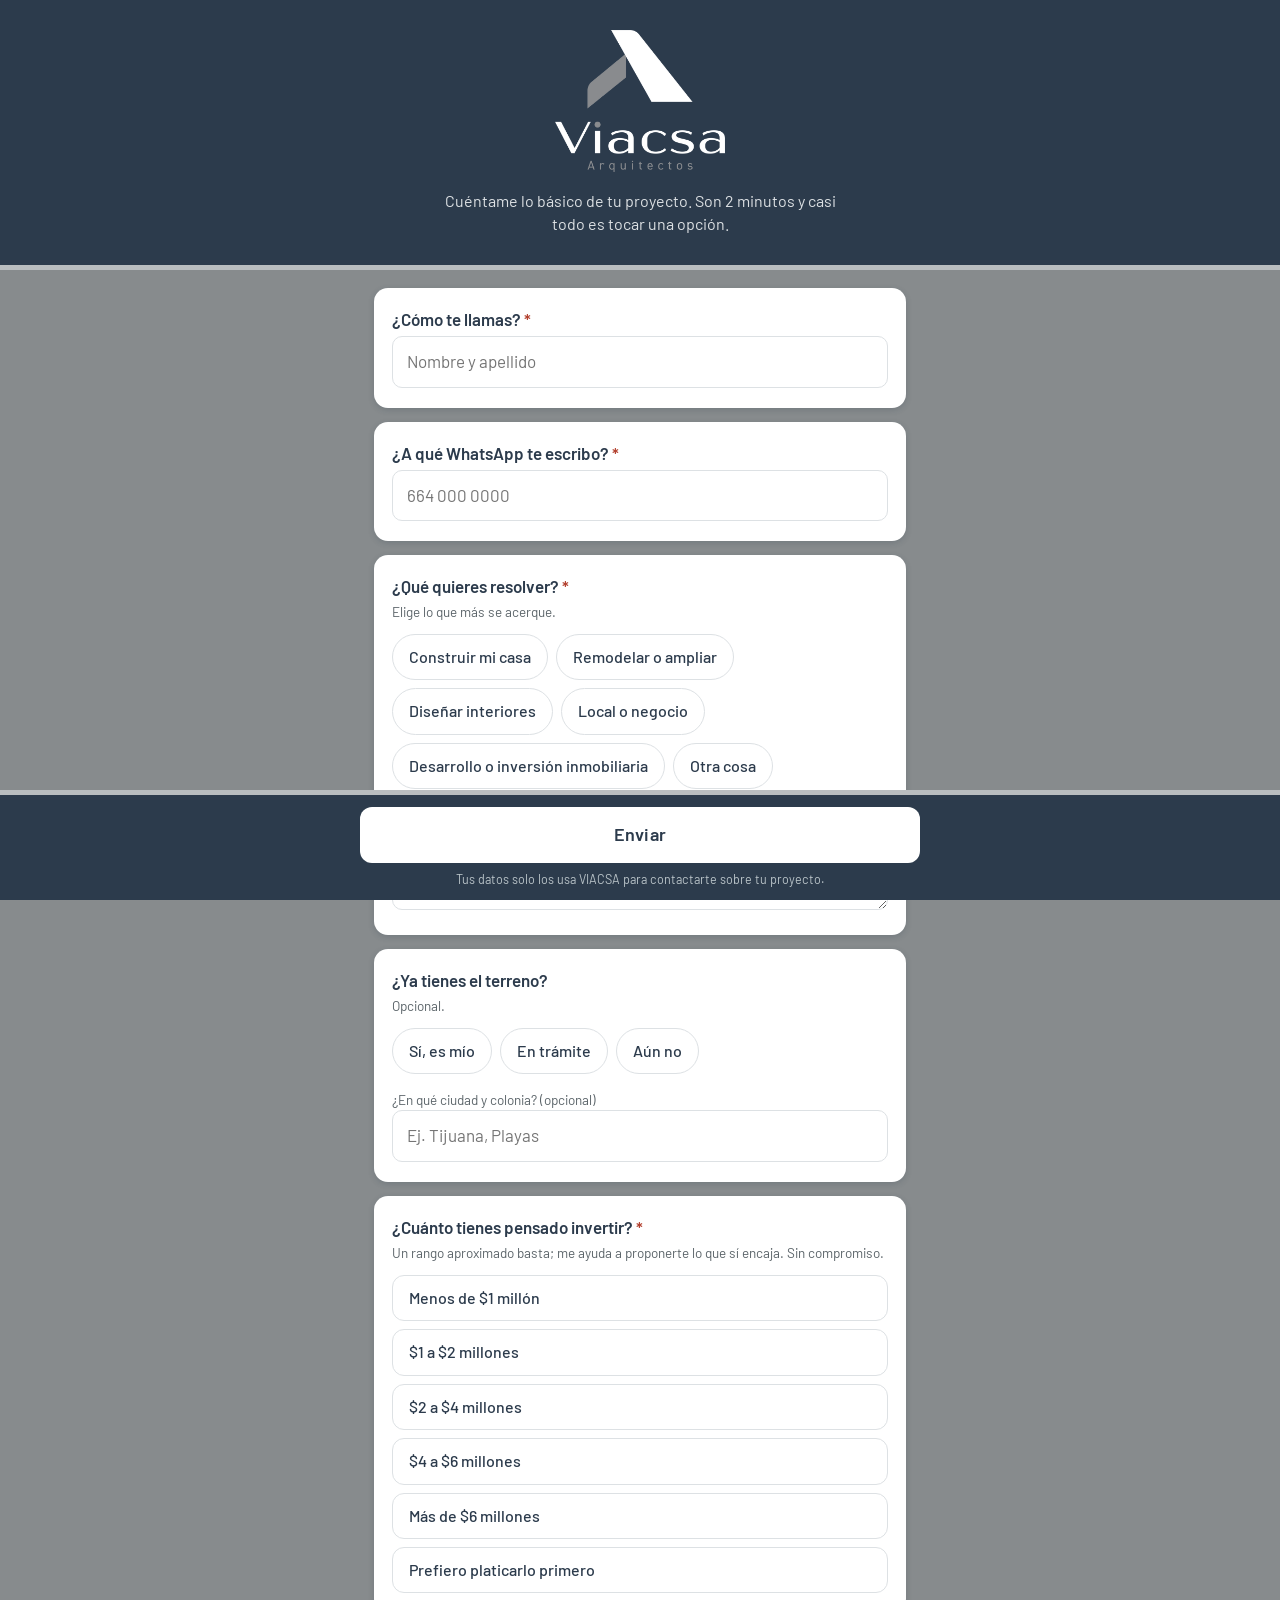
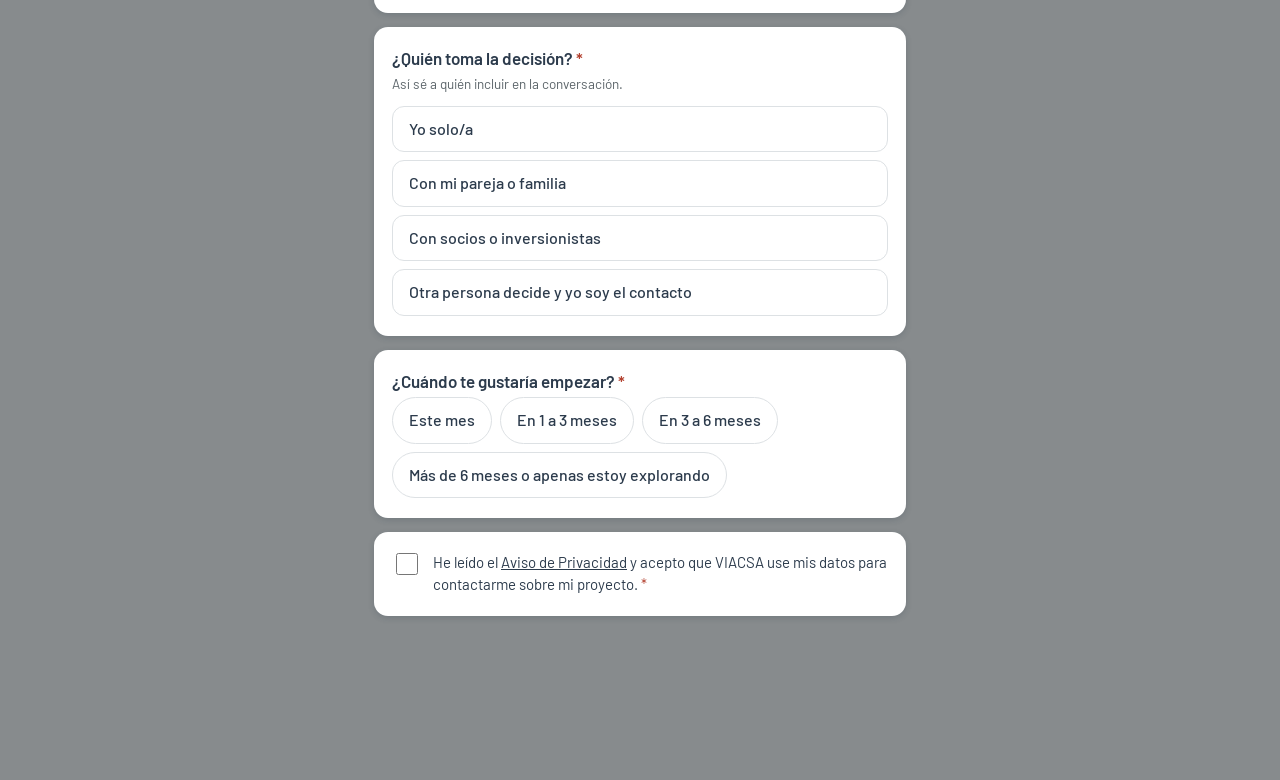
<file: index.html>
<!DOCTYPE html>
<html lang="es">
<head>
<base target="_top">
<meta charset="utf-8">
<meta name="viewport" content="width=device-width, initial-scale=1">
<link rel="preconnect" href="https://fonts.googleapis.com">
<link href="https://fonts.googleapis.com/css2?family=Barlow:wght@300;400;500;600&display=swap" rel="stylesheet">
<style>
  :root{
    --navy:#2C3B4C; --gray:#878B8D; --hint:#5B6469;
    --line:#DDE1E4; --bg:#878B8D; --card:#FFFFFF; --err:#B3412F;
  }
  *{box-sizing:border-box;-webkit-tap-highlight-color:transparent}
  html,body{margin:0}
  body{font-family:'Barlow','DIN 2014',system-ui,sans-serif;background:var(--bg);color:var(--navy);line-height:1.4}
  .hero{background:var(--navy);padding:30px 20px 30px;text-align:center;border-bottom:5px solid #B9BDBF}
  .hero img{display:block;margin:0 auto;width:170px;max-width:55%;height:auto}
  .hero p{margin:18px auto 0;max-width:420px;font-size:16px;font-weight:400;color:#DDE1E4}
  .wrap{max-width:560px;margin:18px auto 0;padding:0 14px 150px}
  .card{background:var(--card);border-radius:14px;padding:20px 18px;margin-bottom:14px;box-shadow:0 2px 6px rgba(27,48,68,.18)}
  .card.error{outline:2px solid var(--err)}
  label.q,.q{display:block;font-weight:600;font-size:17px;margin:0 0 4px}
  .hint{font-size:13.5px;color:var(--hint);margin:0 0 12px}
  .req{color:var(--err)}
  input[type=text],input[type=tel],textarea{
    width:100%;font:inherit;font-size:17px;color:var(--navy);background:#fff;
    border:1.5px solid var(--line);border-radius:10px;padding:13px 14px;outline:none;transition:border-color .15s
  }
  textarea{resize:vertical;min-height:84px}
  input:focus,textarea:focus{border-color:var(--navy)}
  .chips{display:flex;flex-wrap:wrap;gap:8px}
  .chip{
    font:inherit;font-size:16px;font-weight:500;color:var(--navy);background:#fff;
    border:1.5px solid var(--line);border-radius:999px;padding:11px 16px;cursor:pointer;
    transition:all .12s;text-align:left
  }
  .chip:hover{border-color:var(--gray)}
  .chip[aria-pressed=true]{background:var(--navy);border-color:var(--navy);color:#fff}
  .stack .chip{width:100%;border-radius:12px}
  .msg{color:var(--err);font-size:13.5px;margin-top:8px;display:none}
  .card.error .msg{display:block}
  .bar{position:fixed;left:0;right:0;bottom:0;background:var(--navy);border-top:5px solid #B9BDBF;
       padding:12px 14px calc(12px + env(safe-area-inset-bottom))}
  .bar .in{max-width:560px;margin:0 auto}
  button.send{
    width:100%;font:inherit;font-size:18px;font-weight:600;letter-spacing:.3px;color:var(--navy);background:#fff;
    border:0;border-radius:12px;padding:15px;cursor:pointer
  }
  button.send:disabled{opacity:.6;cursor:default}
  .done{display:none;text-align:center;padding:48px 24px;background:#fff;border-radius:14px;max-width:532px;margin:18px auto}
  .done h2{font-weight:500;font-size:26px;margin:0 0 10px}
  .done p{color:var(--hint);font-size:17px;margin:0 auto;max-width:380px}
  .fail{color:#FFD2C8;text-align:center;font-size:14px;margin:0 0 8px;display:none}
  .foot{text-align:center;color:#B9C3C8;font-size:12.5px;margin:8px 0 0}
  .consent{display:flex;gap:12px;align-items:flex-start;font-size:15px;line-height:1.45;cursor:pointer}
  .consent input{width:22px;height:22px;margin-top:1px;flex:none;accent-color:var(--navy)}
  .consent a{color:var(--navy);text-decoration:underline}
  .modal{display:none;position:fixed;top:0;left:0;right:0;bottom:0;background:rgba(20,28,38,.62);z-index:50;padding:18px;overflow:auto}
  .modal.open{display:block}
  .modal .box{background:#fff;max-width:560px;margin:0 auto;border-radius:14px;padding:22px 22px 20px}
  .modal h3{margin:0 0 10px;font-weight:500;font-size:22px}
  .modal .txt{font-size:14.5px;line-height:1.55}
  .modal .txt p{margin:0 0 10px}
  .modal button.send{background:var(--navy);color:#fff;margin-top:8px}
  .cta{display:flex;flex-direction:column;gap:10px;max-width:380px;margin:24px auto 0}
  .cta .btn{display:block;text-decoration:none;text-align:center;font-weight:600;font-size:16px;padding:14px;border-radius:12px;background:var(--navy);color:#fff;border:2px solid var(--navy)}
  .cta .btn.alt{background:#fff;color:var(--navy)}
</style>
</head>
<body>

<header class="hero">
  <img alt="VIACSA Arquitectos" src="[data-uri]">
  <p>Cuéntame lo básico de tu proyecto. Son 2 minutos y casi todo es tocar una opción.</p>
</header>

<main class="wrap" id="formWrap">

  <div style="position:absolute;left:-9999px;top:auto;width:1px;height:1px;overflow:hidden" aria-hidden="true">
    <label>Sitio web <input type="text" id="web" tabindex="-1" autocomplete="off"></label>
  </div>

  <section class="card" data-field="nombre" data-required>
    <label class="q" for="nombre">¿Cómo te llamas? <span class="req">*</span></label>
    <input type="text" id="nombre" autocomplete="name" placeholder="Nombre y apellido">
    <div class="msg">Escribe tu nombre.</div>
  </section>

  <section class="card" data-field="whatsapp" data-required>
    <label class="q" for="whatsapp">¿A qué WhatsApp te escribo? <span class="req">*</span></label>
    <input type="tel" id="whatsapp" autocomplete="tel" inputmode="tel" placeholder="664 000 0000">
    <div class="msg">Escribe un número de 10 dígitos.</div>
  </section>

  <section class="card" data-field="tipo" data-required>
    <div class="q">¿Qué quieres resolver? <span class="req">*</span></div>
    <p class="hint">Elige lo que más se acerque.</p>
    <div class="chips" data-group="tipo"></div>
    <div class="msg">Elige una opción.</div>
    <div style="height:14px"></div>
    <label for="detalle" class="hint" style="margin-bottom:6px">En una frase, cuéntame más (opcional)</label>
    <textarea id="detalle" placeholder="Ej. Tengo un terreno y quiero construir una casa para mi familia"></textarea>
  </section>

  <section class="card" data-field="terreno">
    <div class="q">¿Ya tienes el terreno?</div>
    <p class="hint">Opcional.</p>
    <div class="chips" data-group="terreno"></div>
    <div style="height:14px"></div>
    <label for="ubicacion" class="hint" style="margin-bottom:6px">¿En qué ciudad y colonia? (opcional)</label>
    <input type="text" id="ubicacion" placeholder="Ej. Tijuana, Playas">
  </section>

  <section class="card" data-field="inversion" data-required>
    <div class="q">¿Cuánto tienes pensado invertir? <span class="req">*</span></div>
    <p class="hint">Un rango aproximado basta; me ayuda a proponerte lo que sí encaja. Sin compromiso.</p>
    <div class="chips stack" data-group="inversion"></div>
    <div class="msg">Elige un rango.</div>
  </section>

  <section class="card" data-field="decide" data-required>
    <div class="q">¿Quién toma la decisión? <span class="req">*</span></div>
    <p class="hint">Así sé a quién incluir en la conversación.</p>
    <div class="chips stack" data-group="decide"></div>
    <div class="msg">Elige una opción.</div>
  </section>

  <section class="card" data-field="inicio" data-required>
    <div class="q">¿Cuándo te gustaría empezar? <span class="req">*</span></div>
    <div class="chips" data-group="inicio"></div>
    <div class="msg">Elige una opción.</div>
  </section>

  <section class="card" data-field="acepta" data-required>
    <label class="consent">
      <input type="checkbox" id="acepta">
      <span>He leído el <a href="#" id="verAviso">Aviso de Privacidad</a> y acepto que VIACSA use mis datos para contactarme sobre mi proyecto. <span class="req">*</span></span>
    </label>
    <div class="msg">Necesitas aceptar el aviso para continuar.</div>
  </section>

</main>

<div class="bar" id="bar">
  <div class="in">
    <div class="fail" id="fail">No se pudo enviar. Revisa tu conexión e inténtalo de nuevo.</div>
    <button class="send" id="send" type="button">Enviar</button>
    <p class="foot">Tus datos solo los usa VIACSA para contactarte sobre tu proyecto.</p>
  </div>
</div>

<div class="modal" id="aviso" role="dialog" aria-modal="true" aria-labelledby="avisoT">
  <div class="box">
    <h3 id="avisoT">Aviso de Privacidad</h3>
    <div class="txt">
      <p><b>Responsable.</b> Christian Cebreros, persona física con actividad empresarial, bajo el nombre comercial VIACSA Arquitectos, en Tijuana, Baja California, México, es responsable del tratamiento de tus datos personales.</p>
      <p><b>Datos que recabamos.</b> Tu nombre, tu número de WhatsApp y la información que nos compartes sobre tu proyecto: tipo de proyecto, ubicación, situación del terreno, rango de inversión, quién decide y tiempos. No recabamos datos personales sensibles.</p>
      <p><b>Para qué los usamos.</b> Para contactarte, atender tu solicitud, evaluar y cotizar tu proyecto y darle seguimiento. Si no quieres que además te enviemos información de nuestros proyectos y servicios, escríbenos por los medios de abajo.</p>
      <p><b>Con quién los compartimos.</b> No transferimos tus datos a terceros, salvo que una autoridad lo exija. Los almacenamos con proveedores de servicios tecnológicos (Google Workspace) que los resguardan por nosotros.</p>
      <p><b>Tus derechos.</b> Puedes acceder a tus datos, rectificarlos, cancelarlos u oponerte a su uso (derechos ARCO), y revocar tu consentimiento, escribiendo por WhatsApp al +52 663 114 6348 o a viacsaarquitectos@gmail.com con tu nombre y lo que solicitas. Respondemos en un máximo de 20 días hábiles.</p>
      <p><b>Cambios.</b> Si este aviso cambia, lo publicaremos en este mismo formulario. Última actualización: 24 de octubre de 2026.</p>
    </div>
    <button type="button" class="send" id="cerrarAviso">Entendido</button>
  </div>
</div>

<section class="done" id="done">
  <h2>Gracias, <span id="doneName"></span>.</h2>
  <p>Recibí tu información. Te escribo por WhatsApp para platicar los siguientes pasos.</p>
  <div class="cta">
    <a class="btn" id="waBtn" href="https://wa.me/526631146348" target="_blank" rel="noopener">Escribirme por WhatsApp</a>
    <a class="btn alt" href="https://www.instagram.com/viacsaarquitectos/" target="_blank" rel="noopener">Ver proyectos en Instagram</a>
  </div>
</section>

<script>
  // ---- Ajusta aquí las opciones (el texto es lo que se guarda en la hoja) ----
  const OPTIONS = {
    tipo: ['Construir mi casa','Remodelar o ampliar','Diseñar interiores','Local o negocio','Desarrollo o inversión inmobiliaria','Otra cosa'],
    terreno: ['Sí, es mío','En trámite','Aún no'],
    inversion: ['Menos de $1 millón','$1 a $2 millones','$2 a $4 millones','$4 a $6 millones','Más de $6 millones','Prefiero platicarlo primero'],
    decide: ['Yo solo/a','Con mi pareja o familia','Con socios o inversionistas','Otra persona decide y yo soy el contacto'],
    inicio: ['Este mes','En 1 a 3 meses','En 3 a 6 meses','Más de 6 meses o apenas estoy explorando']
  };
  // ----------------------------------------------------------------------------

  const state = {};
  const T0 = Date.now();

  document.querySelectorAll('[data-group]').forEach(function (box) {
    const key = box.dataset.group;
    OPTIONS[key].forEach(function (label) {
      const b = document.createElement('button');
      b.type = 'button'; b.className = 'chip'; b.textContent = label;
      b.setAttribute('aria-pressed', 'false');
      b.addEventListener('click', function () {
        const was = b.getAttribute('aria-pressed') === 'true';
        box.querySelectorAll('.chip').forEach(function (c) { c.setAttribute('aria-pressed', 'false'); });
        if (was) { delete state[key]; } else { b.setAttribute('aria-pressed', 'true'); state[key] = label; }
        box.closest('.card').classList.remove('error');
      });
      box.appendChild(b);
    });
  });

  document.querySelectorAll('input,textarea').forEach(function (el) {
    el.addEventListener('input', function () { const c = el.closest('.card'); if (c) c.classList.remove('error'); });
  });

  const aviso = document.getElementById('aviso');
  document.getElementById('verAviso').addEventListener('click', function (e) { e.preventDefault(); aviso.classList.add('open'); });
  document.getElementById('cerrarAviso').addEventListener('click', function () { aviso.classList.remove('open'); });

  function val(id) { return document.getElementById(id).value.trim(); }

  function validate() {
    const bad = [];
    function flag(field, cond) {
      const card = document.querySelector('[data-field="' + field + '"]');
      card.classList.toggle('error', cond);
      if (cond) bad.push(card);
    }
    flag('nombre', val('nombre').length < 2);
    const nd = val('whatsapp').replace(/\D/g, '').length;
    flag('whatsapp', !/^[\d\s()+\-.]+$/.test(val('whatsapp')) || nd < 10 || nd > 13);
    ['tipo','inversion','decide','inicio'].forEach(function (k) { flag(k, !state[k]); });
    flag('acepta', !document.getElementById('acepta').checked);
    return bad;
  }

  document.getElementById('send').addEventListener('click', function () {
    const bad = validate();
    if (bad.length) { bad[0].scrollIntoView({ behavior: 'smooth', block: 'center' }); return; }
    const btn = this, fail = document.getElementById('fail');
    fail.style.display = 'none'; btn.disabled = true; btn.textContent = 'Enviando…';
    const payload = {
      nombre: val('nombre'), whatsapp: val('whatsapp'), tipo: state.tipo, detalle: val('detalle'),
      terreno: state.terreno || '', ubicacion: val('ubicacion'),
      inversion: state.inversion, decide: state.decide, inicio: state.inicio,
      web: val('web'), t: Date.now() - T0, acepta: document.getElementById('acepta').checked
    };
    fetch('https://script.google.com/macros/s/AKfycbz11un2qvtLHc9cED4g3hitgTZGZXneAZFan8AyhJgg1xtgwPv5rtWrG7M7I1m6vY4k/exec', { method: 'POST', headers: { 'Content-Type': 'text/plain;charset=utf-8' }, body: JSON.stringify(payload) })
      .then(function (r) { return r.json(); })
      .then(function (j) { if (!j || !j.ok) throw new Error((j && j.error) || 'fail');
        document.getElementById('formWrap').style.display = 'none';
        document.getElementById('bar').style.display = 'none';
        document.getElementById('doneName').textContent = payload.nombre.split(' ')[0];
        document.getElementById('waBtn').href = 'https://wa.me/526631146348?text=' + encodeURIComponent('Hola, soy ' + payload.nombre + '. Acabo de enviar la información de mi proyecto en el formulario de VIACSA Arquitectos.');
        document.getElementById('done').style.display = 'block';
        window.scrollTo(0, 0);
      })
      .catch(function (err) {
        fail.textContent = (err && String(err.message || err).indexOf('LIMITE') >= 0)
          ? 'Hay mucha demanda en este momento. Escríbenos directo por WhatsApp y te atendemos.'
          : 'No se pudo enviar. Revisa tu conexión e inténtalo de nuevo.';
        fail.style.display = 'block'; btn.disabled = false; btn.textContent = 'Enviar';
      });
  });
</script>
</body>
</html>
</file>
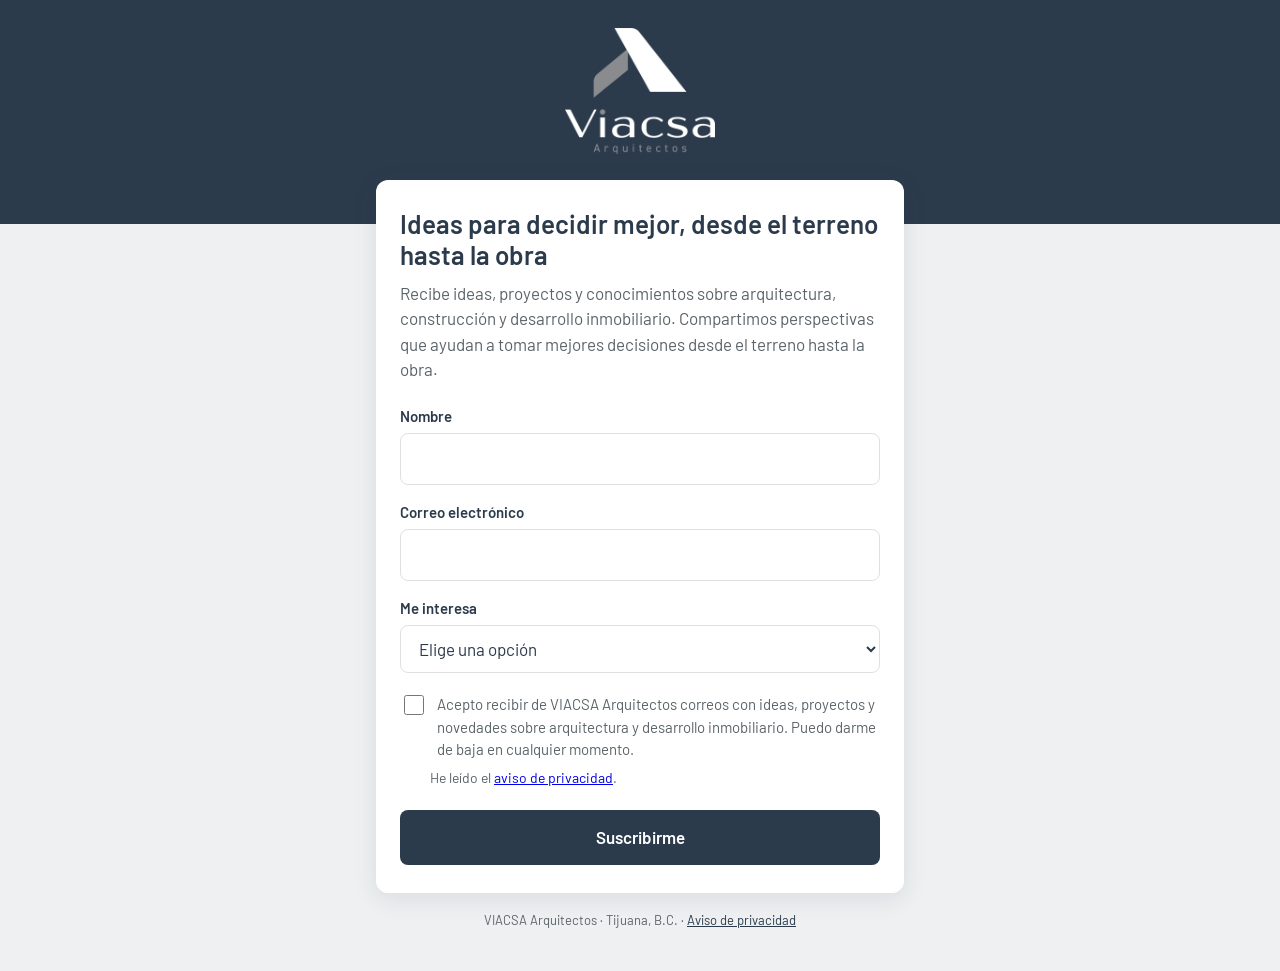
<file: suscripcion/index.html>
<!doctype html><html lang="es"><head><meta charset="utf-8"><meta name="viewport" content="width=device-width,initial-scale=1"><meta name="robots" content="noindex,nofollow"><link rel="preconnect" href="https://fonts.googleapis.com"><link href="https://fonts.googleapis.com/css2?family=Barlow:wght@400;600&display=swap" rel="stylesheet"><link rel="stylesheet" href="comun.css"><title>Suscripción · VIACSA Arquitectos</title><meta name="description" content="Ideas, proyectos y conocimientos sobre arquitectura, construcción y desarrollo inmobiliario."></head><body>
<div class="test" id="test">MODO PRUEBA · los datos van a la pestaña PRUEBA y no a la lista real</div><header class="hero"><img src="logo.png" alt="VIACSA Arquitectos"></header><main class="wrap"><div class="card">
<h1>Ideas para decidir mejor, desde el terreno hasta la obra</h1>
<p class="lead">Recibe ideas, proyectos y conocimientos sobre arquitectura, construcción y desarrollo inmobiliario. Compartimos perspectivas que ayudan a tomar mejores decisiones desde el terreno hasta la obra.</p>
<form id="f" novalidate>
<label class="f" for="nombre">Nombre</label><input type="text" id="nombre" autocomplete="given-name" maxlength="80" required><div class="err" id="e-nombre">Escribe tu nombre.</div>
<label class="f" for="correo">Correo electrónico</label><input type="email" id="correo" autocomplete="email" maxlength="254" inputmode="email" required><div class="err" id="e-correo">Escribe un correo válido.</div>
<label class="f" for="interes">Me interesa</label><select id="interes" required><option value="">Elige una opción</option><option>Residencial</option><option>Comercial</option><option>Inversión y desarrollo inmobiliario</option></select><div class="err" id="e-interes">Elige un interés.</div>
<div class="hp" aria-hidden="true"><label>Sitio web<input type="text" id="web" tabindex="-1" autocomplete="off"></label></div>
<label class="chk"><input type="checkbox" id="consentimiento"><span id="txt-consent">Acepto recibir de VIACSA Arquitectos correos con ideas, proyectos y novedades sobre arquitectura y desarrollo inmobiliario. Puedo darme de baja en cualquier momento.</span></label>
<div style="font-size:14px;color:var(--hint);margin-left:30px">He leído el <a href="aviso-privacidad.html" target="_blank" rel="noopener">aviso de privacidad</a>.</div>
<div class="err" id="e-consentimiento">Necesitamos tu autorización para enviarte correos.</div>
<button class="btn" id="b" type="submit">Suscribirme</button>
<div class="msg" id="m" role="status" aria-live="polite"></div>
</form>
</div><p class="foot">VIACSA Arquitectos · Tijuana, B.C. · <a href="aviso-privacidad.html">Aviso de privacidad</a></p></main>
<script src="comun.js"></script><script>
VIACSA.banner();var t0=Date.now(),f=document.getElementById('f');
function err(id,on){document.getElementById('e-'+id).classList.toggle('show',on);return on}
f.addEventListener('submit',function(ev){ev.preventDefault();var m=document.getElementById('m');m.className='msg';
 var d={accion:'registrar',nombre:nombre.value.trim(),correo:correo.value.trim(),interes:interes.value,consentimiento:consentimiento.checked===true,version:'CONS-2026-10-v1',web:web.value,t:Date.now()-t0,fuente:'Formulario web de suscripción'};
 var bad=[err('nombre',d.nombre.length<2),err('correo',!/^[^\s@]+@[^\s@]+\.[^\s@]{2,}$/.test(d.correo)),err('interes',!d.interes),err('consentimiento',!d.consentimiento)].some(Boolean);
 if(bad)return;var b=document.getElementById('b');b.disabled=true;b.textContent='Enviando…';
 VIACSA.enviar(d).then(function(r){if(r.codigo==='REVISA_CORREO'){f.querySelectorAll('input,select').forEach(function(x){x.disabled=true});b.style.display='none';m.className='msg ok';m.textContent='Listo. Te enviamos un correo para confirmar tu suscripción. Revisa tu bandeja (y la carpeta de spam). Sin confirmación no recibirás nada.'}
  else{b.disabled=false;b.textContent='Suscribirme';m.className='msg bad';m.textContent=r.codigo==='LIMITE'?'Hay demasiadas solicitudes en este momento. Intenta más tarde.':r.codigo==='NO_DISPONIBLE'?'La suscripción aún no está abierta.':'Revisa los datos e intenta de nuevo.'}})
 .catch(function(){b.disabled=false;b.textContent='Suscribirme';m.className='msg bad';m.textContent='No pudimos enviar tu solicitud. Revisa tu conexión e intenta de nuevo.'})});
</script></body></html>
</file>
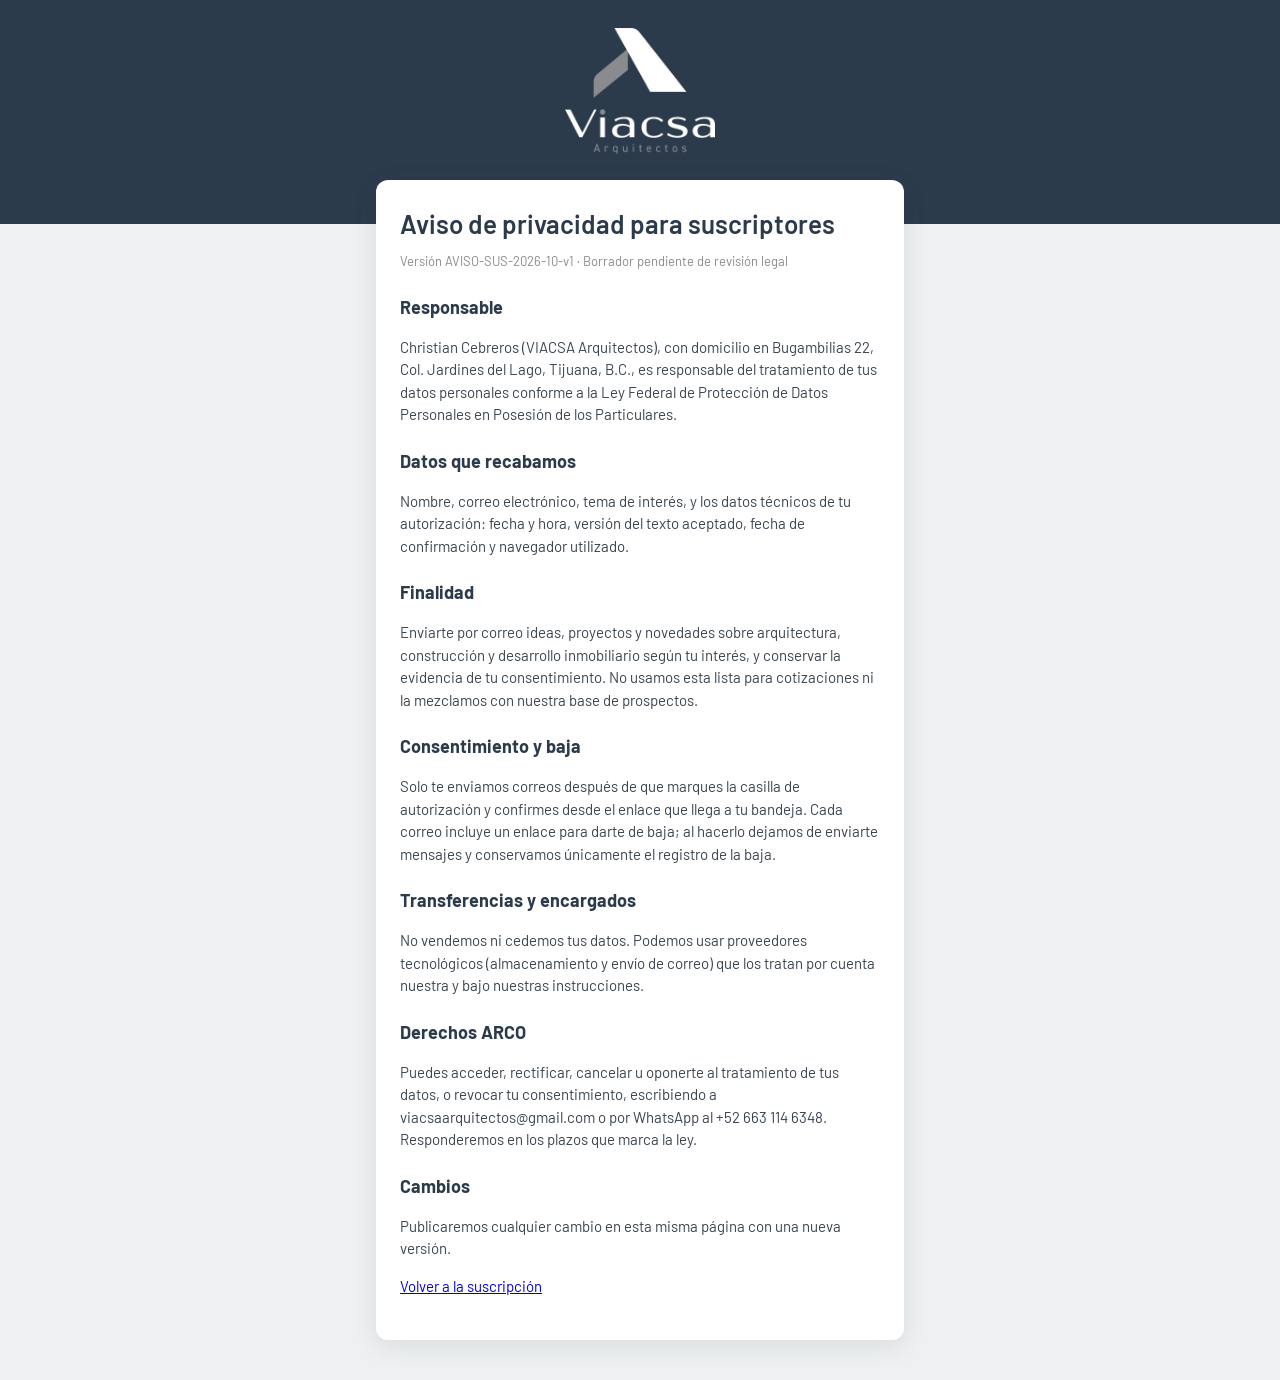
<file: suscripcion/aviso-privacidad.html>
<!doctype html><html lang="es"><head><meta charset="utf-8"><meta name="viewport" content="width=device-width,initial-scale=1"><meta name="robots" content="noindex,nofollow"><link href="https://fonts.googleapis.com/css2?family=Barlow:wght@400;600&display=swap" rel="stylesheet"><link rel="stylesheet" href="comun.css"><title>Aviso de privacidad · Suscripción VIACSA</title></head><body>
<header class="hero"><img src="logo.png" alt="VIACSA Arquitectos"></header><main class="wrap"><div class="card doc">
<h1>Aviso de privacidad para suscriptores</h1>
<p style="font-size:13px;color:var(--gray)">Versión AVISO-SUS-2026-10-v1 · Borrador pendiente de revisión legal</p>
<h2>Responsable</h2><p>Christian Cebreros (VIACSA Arquitectos), con domicilio en Bugambilias 22, Col. Jardines del Lago, Tijuana, B.C., es responsable del tratamiento de tus datos personales conforme a la Ley Federal de Protección de Datos Personales en Posesión de los Particulares.</p>
<h2>Datos que recabamos</h2><p>Nombre, correo electrónico, tema de interés, y los datos técnicos de tu autorización: fecha y hora, versión del texto aceptado, fecha de confirmación y navegador utilizado.</p>
<h2>Finalidad</h2><p>Enviarte por correo ideas, proyectos y novedades sobre arquitectura, construcción y desarrollo inmobiliario según tu interés, y conservar la evidencia de tu consentimiento. No usamos esta lista para cotizaciones ni la mezclamos con nuestra base de prospectos.</p>
<h2>Consentimiento y baja</h2><p>Solo te enviamos correos después de que marques la casilla de autorización y confirmes desde el enlace que llega a tu bandeja. Cada correo incluye un enlace para darte de baja; al hacerlo dejamos de enviarte mensajes y conservamos únicamente el registro de la baja.</p>
<h2>Transferencias y encargados</h2><p>No vendemos ni cedemos tus datos. Podemos usar proveedores tecnológicos (almacenamiento y envío de correo) que los tratan por cuenta nuestra y bajo nuestras instrucciones.</p>
<h2>Derechos ARCO</h2><p>Puedes acceder, rectificar, cancelar u oponerte al tratamiento de tus datos, o revocar tu consentimiento, escribiendo a viacsaarquitectos@gmail.com o por WhatsApp al +52 663 114 6348. Responderemos en los plazos que marca la ley.</p>
<h2>Cambios</h2><p>Publicaremos cualquier cambio en esta misma página con una nueva versión.</p>
<p><a href="index.html">Volver a la suscripción</a></p>
</div></main></body></html>
</file>
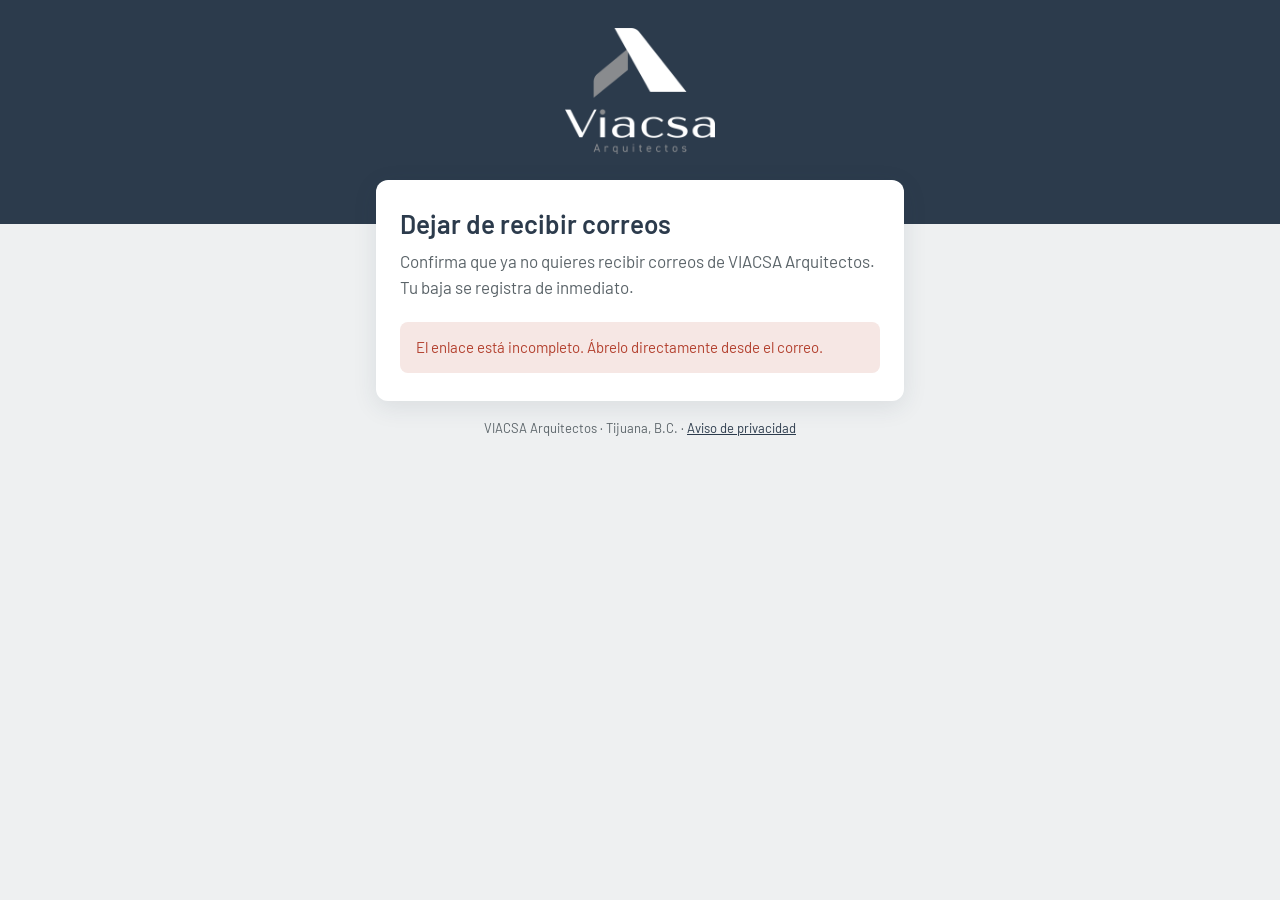
<file: suscripcion/baja.html>
<!doctype html><html lang="es"><head><meta charset="utf-8"><meta name="viewport" content="width=device-width,initial-scale=1"><meta name="robots" content="noindex,nofollow"><link rel="preconnect" href="https://fonts.googleapis.com"><link href="https://fonts.googleapis.com/css2?family=Barlow:wght@400;600&display=swap" rel="stylesheet"><link rel="stylesheet" href="comun.css"><title>Darse de baja · VIACSA Arquitectos</title></head><body>
<div class="test" id="test">MODO PRUEBA · los datos van a la pestaña PRUEBA y no a la lista real</div><header class="hero"><img src="logo.png" alt="VIACSA Arquitectos"></header><main class="wrap"><div class="card">
<h1>Dejar de recibir correos</h1><p class="lead" id="p">Confirma que ya no quieres recibir correos de VIACSA Arquitectos. Tu baja se registra de inmediato.</p>
<button class="btn" id="b">Darme de baja</button><div class="msg" id="m" role="status" aria-live="polite"></div>
</div><p class="foot">VIACSA Arquitectos · Tijuana, B.C. · <a href="aviso-privacidad.html">Aviso de privacidad</a></p></main>
<script src="comun.js"></script><script>
VIACSA.banner();var q=new URLSearchParams(location.search),b=document.getElementById('b'),m=document.getElementById('m');
var T={CANCELADO:'Listo. Ya no recibirás correos de VIACSA. Si cambias de opinión, puedes suscribirte de nuevo.',YA_CANCELADO:'Este correo ya estaba dado de baja.',INVALIDO:'El enlace no es válido.',NO_DISPONIBLE:'Servicio no disponible.'};
if(!q.get('id')||!q.get('t')){b.style.display='none';m.className='msg bad';m.textContent='El enlace está incompleto. Ábrelo directamente desde el correo.'}
b.onclick=function(){b.disabled=true;b.textContent='Procesando…';
 VIACSA.enviar({accion:'baja',id:q.get('id'),t:q.get('t')}).then(function(r){var x=T[r.codigo]||T.INVALIDO;b.style.display='none';m.className='msg '+(r.ok?'ok':'bad');m.textContent=x})
 .catch(function(){b.disabled=false;b.textContent='Darme de baja';m.className='msg bad';m.textContent='No pudimos conectar. Intenta de nuevo.'})};
</script></body></html>
</file>
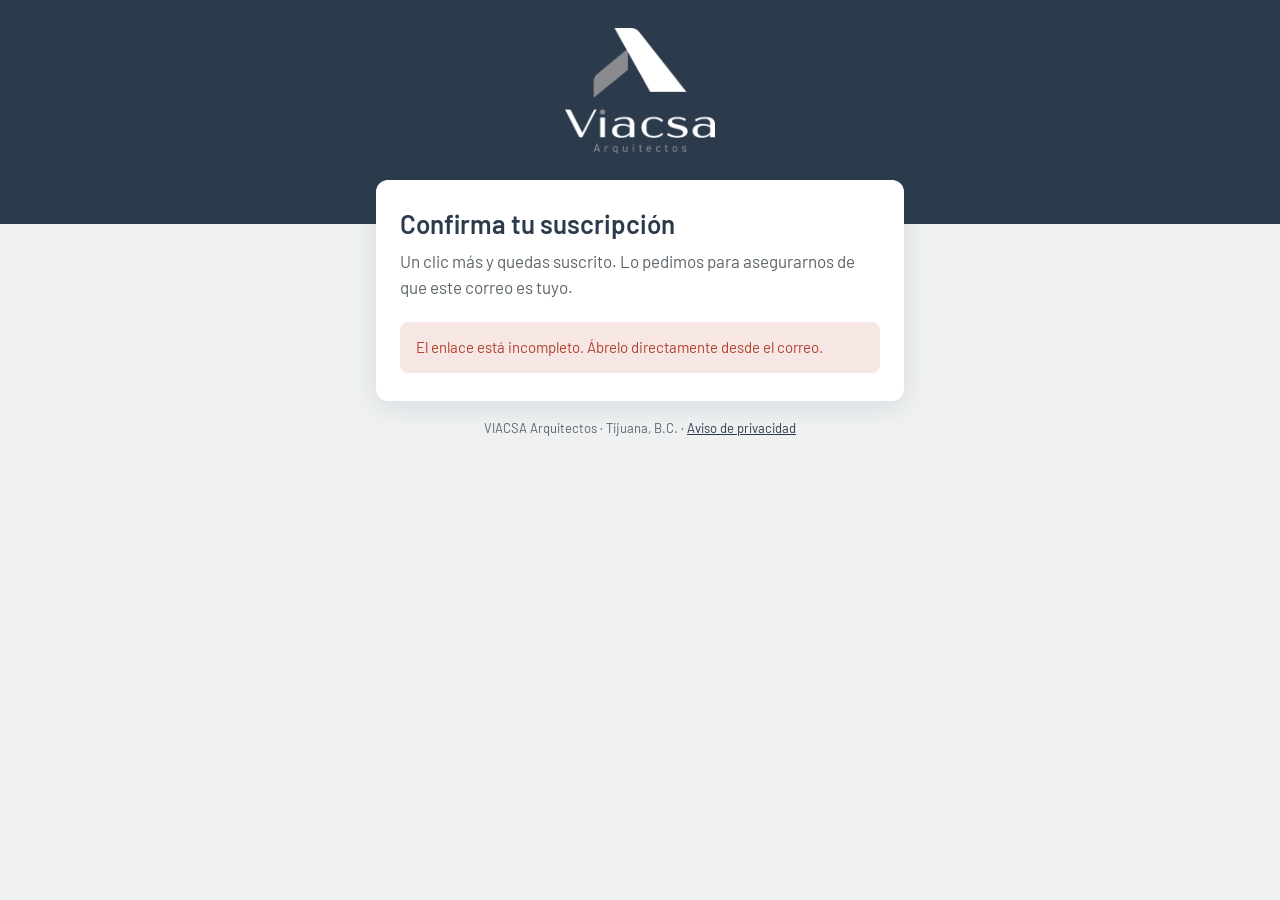
<file: suscripcion/confirmar.html>
<!doctype html><html lang="es"><head><meta charset="utf-8"><meta name="viewport" content="width=device-width,initial-scale=1"><meta name="robots" content="noindex,nofollow"><link rel="preconnect" href="https://fonts.googleapis.com"><link href="https://fonts.googleapis.com/css2?family=Barlow:wght@400;600&display=swap" rel="stylesheet"><link rel="stylesheet" href="comun.css"><title>Confirmar suscripción · VIACSA Arquitectos</title></head><body>
<div class="test" id="test">MODO PRUEBA · los datos van a la pestaña PRUEBA y no a la lista real</div><header class="hero"><img src="logo.png" alt="VIACSA Arquitectos"></header><main class="wrap"><div class="card">
<h1>Confirma tu suscripción</h1><p class="lead" id="p">Un clic más y quedas suscrito. Lo pedimos para asegurarnos de que este correo es tuyo.</p>
<button class="btn" id="b">Confirmar mi suscripción</button><div class="msg" id="m" role="status" aria-live="polite"></div>
</div><p class="foot">VIACSA Arquitectos · Tijuana, B.C. · <a href="aviso-privacidad.html">Aviso de privacidad</a></p></main>
<script src="comun.js"></script><script>
VIACSA.banner();var q=new URLSearchParams(location.search),b=document.getElementById('b'),m=document.getElementById('m');
var T={CONFIRMADO:'Suscripción confirmada. Gracias. Puedes darte de baja cuando quieras desde cualquier correo nuestro.',YA_CONFIRMADO:'Tu suscripción ya estaba confirmada.',EXPIRADO:'El enlace venció. Vuelve a suscribirte para recibir uno nuevo.',INVALIDO:'El enlace no es válido o ya se usó.',NO_DISPONIBLE:'La suscripción aún no está abierta.'};
if(!q.get('id')||!q.get('t')){b.style.display='none';m.className='msg bad';m.textContent='El enlace está incompleto. Ábrelo directamente desde el correo.'}
b.onclick=function(){b.disabled=true;b.textContent='Procesando…';
 VIACSA.enviar({accion:'confirmar',id:q.get('id'),t:q.get('t')}).then(function(r){var x=T[r.codigo]||T.INVALIDO;b.style.display='none';m.className='msg '+(r.ok?'ok':'bad');m.textContent=x})
 .catch(function(){b.disabled=false;b.textContent='Confirmar mi suscripción';m.className='msg bad';m.textContent='No pudimos conectar. Intenta de nuevo.'})};
</script></body></html>
</file>
<file: suscripcion/comun.css>
:root{--navy:#2C3B4C;--gray:#878B8D;--hint:#5B6469;--line:#DDE1E4;--bg:#EEF0F1;--card:#FFF;--err:#B3412F;--ok:#2F6B4F}
*{box-sizing:border-box}html,body{margin:0}
body{font-family:'Barlow',Arial,sans-serif;background:var(--bg);color:var(--navy);font-size:17px;line-height:1.5}
.hero{background:var(--navy);color:#fff;padding:28px 16px 64px;text-align:center}
.hero img{width:150px;max-width:50%;height:auto}
.wrap{max-width:560px;margin:-44px auto 40px;padding:0 16px}
.card{background:var(--card);border-radius:12px;padding:28px 24px;box-shadow:0 6px 24px rgba(44,59,76,.10)}
h1{font-size:26px;line-height:1.2;margin:0 0 10px;font-weight:600}
p.lead{color:var(--hint);margin:0 0 22px}
label.f{display:block;font-weight:600;margin:16px 0 6px;font-size:15px}
input[type=text],input[type=email],select{width:100%;font:inherit;padding:12px 14px;border:1.5px solid var(--line);border-radius:8px;background:#fff;color:var(--navy)}
input:focus,select:focus{outline:none;border-color:var(--navy)}
.chk{display:flex;gap:10px;align-items:flex-start;margin:20px 0 6px;font-size:15px;color:var(--hint)}
.chk input{width:20px;height:20px;margin-top:2px;flex:none;accent-color:var(--navy)}
.chk a,.foot a{color:var(--navy)}
.btn{display:block;width:100%;margin-top:22px;background:var(--navy);color:#fff;border:0;border-radius:8px;padding:15px;font:inherit;font-weight:600;font-size:17px;cursor:pointer}
.btn[disabled]{opacity:.55;cursor:wait}
.err{color:var(--err);font-size:14px;margin-top:4px;display:none}
.show{display:block}
.msg{padding:14px 16px;border-radius:8px;margin-top:18px;display:none;font-size:15px}
.msg.ok{background:#E8F1EC;color:var(--ok);display:block}.msg.bad{background:#F6E7E4;color:var(--err);display:block}
.hp{position:absolute;left:-9999px;width:1px;height:1px;overflow:hidden}
.test{background:#F5C451;color:#2C3B4C;text-align:center;font-weight:600;font-size:14px;padding:6px 10px;display:none}
.foot{text-align:center;color:var(--hint);font-size:13px;margin-top:18px}
.doc h2{font-size:18px;margin:22px 0 6px}.doc p,.doc li{font-size:15px;color:#3a4550}
@media(max-width:420px){.card{padding:22px 18px}h1{font-size:23px}}
</file>
